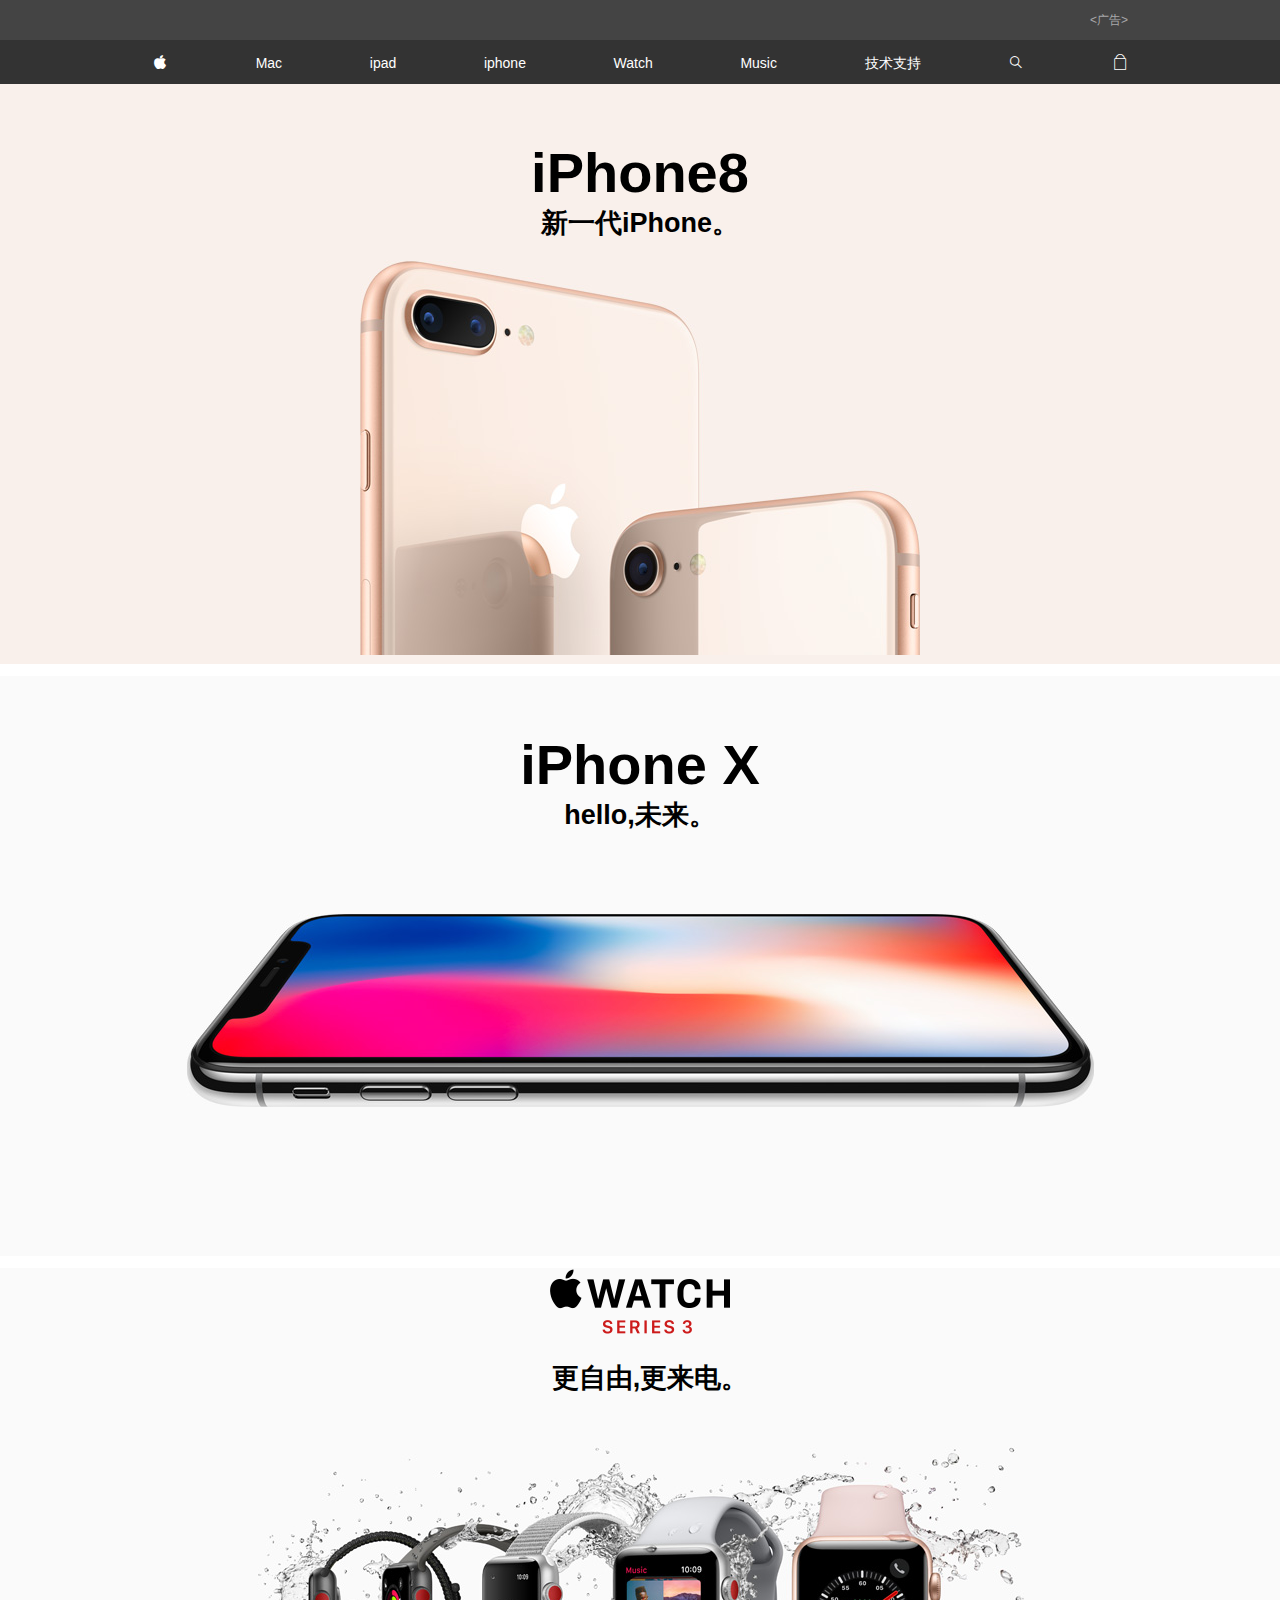
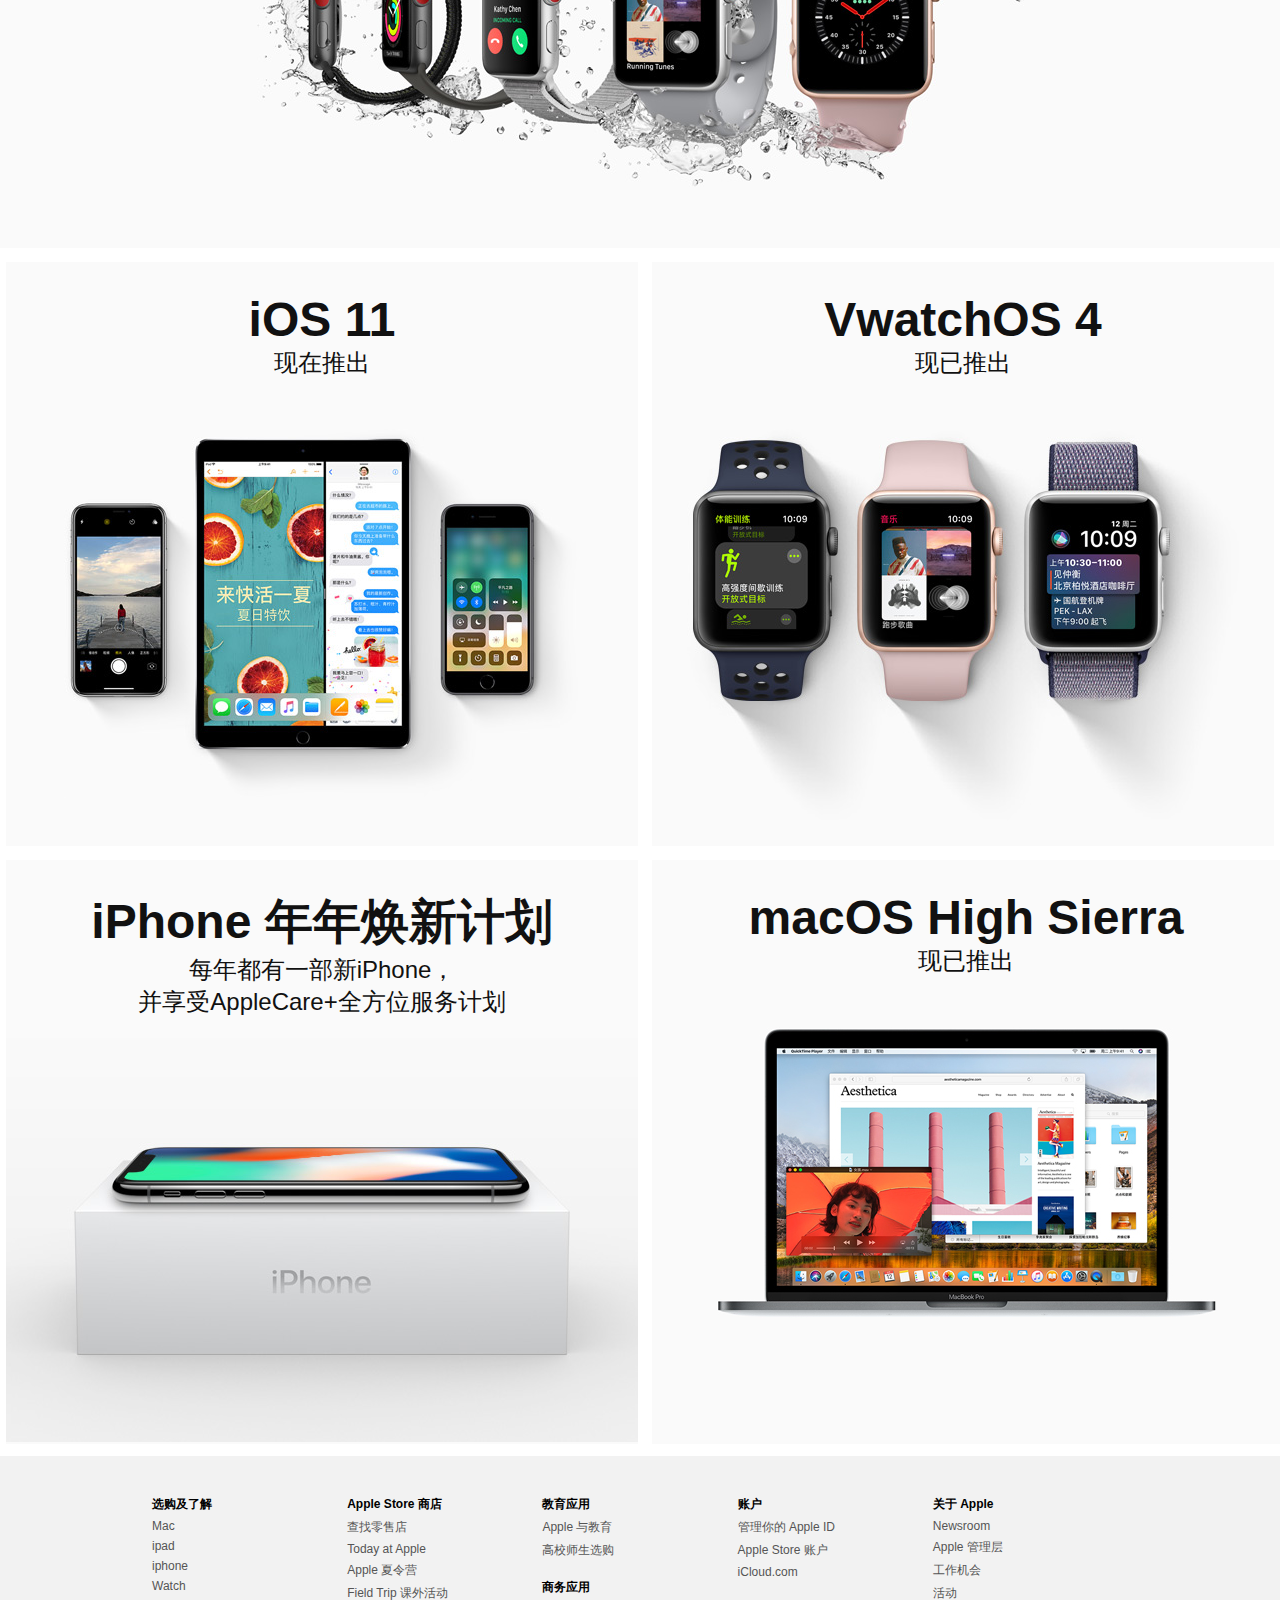
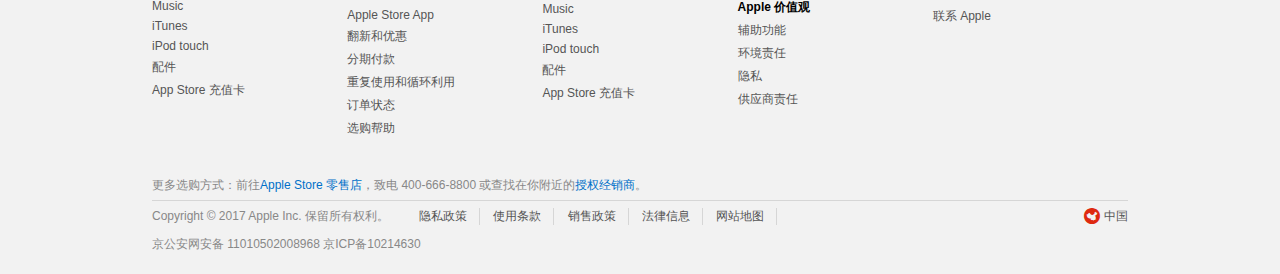
<file: index.html>
<!DOCTYPE html>
<html lang="en">
<head>
	<meta charset="UTF-8">
	<meta name="viewport" content="width=device-width">
	<title>苹果官网</title>
	<link rel="stylesheet" href="iconfont/iconfont.css">
	<link rel="stylesheet" href="css/index.css">
</head>
<body>
	<!-- 头部开始 -->
	<header>
		<div class="header-top">
			<main class="adv-wrapper-text">
				<div>&lt;广告&gt;</div>
			</main>
		</div>
	</header>
	<!-- 头部结束 -->


	<!-- 导航栏开始 -->
	<nav>
		<div class="nav">
			<main class="nav-list">
				<ul class="max-nav">
					<li>
						<a href=""><i class="iconfont icon-pingguo"></i></a>
					</li>
					<li>
						<a href="">Mac</a>
					</li>
					<li>
						<a href="">ipad</a>
					</li>
					<li>
						<a href="">iphone</a>
					</li>
					<li>
						<a href="">Watch</a>
					</li>
					<li>
						<a href="">Music</a>
					</li>
					<li>
						<a href="">技术支持</a>
					</li>
					<li>
						<a href=""><i class="iconfont icon-sousuo"></i></a>
					</li>
					<li>
						<a href=""><i class="iconfont icon-gouwudai"></i></a>
					</li>
				</ul>
				<ul class="min-list">
					<li>
						<a href=""><i class="iconfont icon-gengduo"></i></a>
					</li>
					<li>
						<a href=""><i class="iconfont icon-pingguo"></i></a>
					</li>
					<li>
						<a href=""><i class="iconfont icon-gouwudai"></i></a>
					</li>
				</ul>
			</main>
		</div>
	</nav>
	<!-- 导航栏结束 -->
	

	<!-- 轮播图开始 -->
	<div class="banner">
		<ul>
			<li>
				<a class="banner_background" href="">
					<h2>iPhone8</h2>
					<h3>新一代iPhone。</h3>
					<div class="foucs"></div>
				</a>
			</li>
			<li>
				<a class="banner_background1" href="">
					<h2>iPhone&nbsp;X</h2>
					<h3>hello,未来。</h3>
					<div class="foucs1"></div>
				</a>
			</li>
			<li>
				<a class="banner_background2" href="">
					<div class="banner_background_logo"></div>
					<h3>更自由,更来电。</h3>
					<div class="foucs2"></div>
				</a>
			</li>
		</ul>
	</div>
	<!-- 轮播图开始 -->
	

	<!-- 图片列表开始 -->
	<section class="pic-list-area">
		<ul class="pic-list">
			<li>
				<a href="">
					<div class="pic-list-text">
						<h2>iOS 11</h2>
						<h3>现在推出</h3>
						<div class="pic-list-link1"></div>

					</div>
					
				</a>
			</li>
			<li>
				<a href="">
					<div class="pic-list-text">
						<h2>VwatchOS 4</h2>
						<h3>现已推出 </h3>
						<div class="pic-list-link2"></div>
					</div>
					
				</a>
			</li>
			<li>
				<a class="pic-list-link3" href="">
					<div class="pic-list-text">
						<h2>iPhone 年年焕新计划</h2>
						<h3>每年都有一部新iPhone，<br>并享受AppleCare+全方位服务计划</h3>
					</div>
				</a>
			</li>
			<li>
				<a href="">
					<div class="pic-list-text">
						<h2>macOS High Sierra</h2>
						<h3>现已推出</h3>
						<div class="pic-list-link4"></div>
					</div>
					
				</a>
			</li>
		</ul>
	</section>
	<!-- 图片列表结束 -->


	<div class="wraper">
		<main class="wraper-box">
			<!-- 说明部分开始 -->
			<!--<section class="state">-->
				<!--<p>*实际折抵价值取决于设备的状况，并且可能不时发生变化。</p>-->
				<!--<p>双镜头摄像头仅于 iPhone 7 Plus 提供。亮黑色和红色外观仅提供 128GB 及 256GB 存储容量的机型。</p>-->
			<!--</section>-->
			<!-- 说明部分结束 -->

			<!-- 目录部分开始 -->
			<section class="directory">
				<dl>
					<dt>选购及了解</dt>
					<dd><a href="">Mac</a></dd>
					<dd><a href="">ipad</a></dd>
					<dd><a href="">iphone</a></dd>
					<dd><a href="">Watch</a></dd>
					<dd><a href="">Music</a></dd>
					<dd><a href="">iTunes</a></dd>
					<dd><a href="">iPod touch</a></dd>
					<dd><a href="">配件</a></dd>
					<dd><a href="">App Store 充值卡</a></dd>
				</dl>
				<dl>
					<dt>Apple Store 商店</dt>
					<dd><a href="">查找零售店</a></dd>
					<dd><a href="">Today at Apple</a></dd>
					<dd><a href="">Apple 夏令营</a></dd>
					<dd><a href="">Field Trip 课外活动</a></dd>
					<dd><a href="">Apple Store App</a></dd>
					<dd><a href="">翻新和优惠</a></dd>
					<dd><a href="">分期付款</a></dd>
					<dd><a href="">重复使用和循环利用</a></dd>
					<dd><a href="">订单状态</a></dd>
					<dd><a href="">选购帮助</a></dd>
				</dl>
				<dl>
					<dt>教育应用</dt>
					<dd><a href="">Apple 与教育</a></dd>
					<dd><a href="">高校师生选购</a></dd>
					<br>
					<dt>商务应用</dt>
					<dd><a href="">Music</a></dd>
					<dd><a href="">iTunes</a></dd>
					<dd><a href="">iPod touch</a></dd>
					<dd><a href="">配件</a></dd>
					<dd><a href="">App Store 充值卡</a></dd>
				</dl>
				<dl>
					<dt>账户</dt>
					<dd><a href="">管理你的 Apple ID</a></dd>
					<dd><a href="">Apple Store 账户</a></dd>
					<dd><a href="">iCloud.com</a></dd>
					<br>
					<dt>Apple 价值观</dt>
					<dd><a href="">辅助功能</a></dd>
					<dd><a href="">环境责任</a></dd>
					<dd><a href="">隐私</a></dd>
					<dd><a href="">供应商责任</a></dd>
				</dl>
				<dl>
					<dt>关于 Apple</dt>
					<dd><a href="">Newsroom</a></dd>
					<dd><a href="">Apple 管理层</a></dd>
					<dd><a href="">工作机会</a></dd>
					<dd><a href="">活动</a></dd>
					<dd><a href="">联系 Apple</a></dd>
				</dl>
			</section>
			<section class="min-directory">
				<ul class="min-directory-list">
					<li>
						<a href="">
							<span class="fl">选购及了解</span>
							<span class="fr">+</span>
						</a>
					</li>
					<li>
						<a href="">
							<span class="fl">Apple Store 商店</span>
							<span class="fr">+</span>
						</a>
					</li>
					<li>
						<a href="">
							<span class="fl">教育应用</span>
							<span class="fr">+</span>
						</a>
					</li>
					<li>
						<a href="">
							<span class="fl">商务应用</span>
							<span class="fr">+</span>
						</a>
					</li>
					<li>
						<a href="">
							<span class="fl">账户</span>
							<span class="fr">+</span>
						</a>
					</li>
					<li>
						<a href="">
							<span class="fl">Apple 价值观</span>
							<span class="fr">+</span>
						</a>
					</li>
					<li>
						<a href="">
							<span class="fl">关于 Apple</span>
							<span class="fr">+</span>
						</a>
					</li>
				</ul>
			</section>
			<!-- 目录部分结束 -->
			
			<!-- 底部版权区域开始 -->
			<footer>
				<div class="foot-shop">
					更多选购方式：前往<a href="">Apple Store 零售店</a>，致电 400-666-8800 或查找在你附近的<a href="">授权经销商</a>。
				</div>

				<div class="footer-legal clearfix">
					<div class="fr"><i class="iconfont icon-zhongguo1"></i><a href="">中国</a></div>
					<div class="footer-legal-copyright fl">Copyright © 2017 Apple Inc. 保留所有权利。</div>
					<div class="footer-legal-links fl">
						<a href="">隐私政策</a>
						<a href="">使用条款</a>
						<a href="">销售政策</a>
						<a href="">法律信息</a>
						<a href="">网站地图</a>
					</div>
				</div>


				<p class="copy">京公安网安备 11010502008968 京ICP备10214630</p>
			</footer>
			<!-- 底部版权区域结束 -->
		</main>
	</div>	
</body>
</html>
</file>
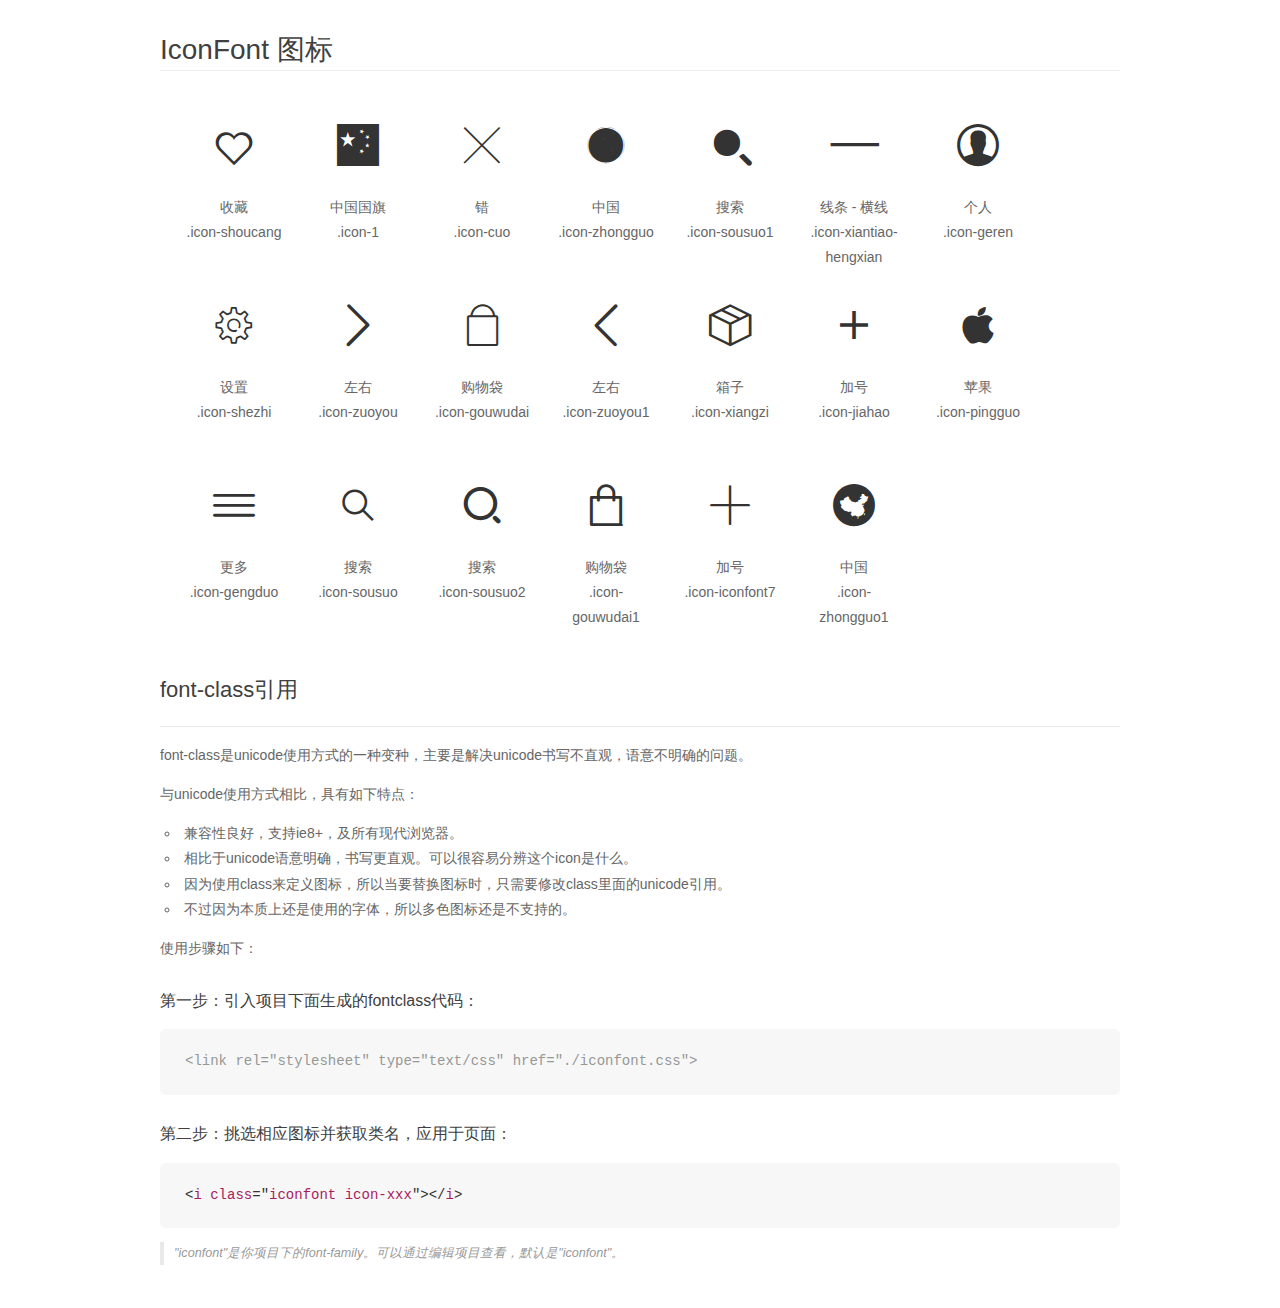
<file: iconfont/demo_fontclass.html>
<!DOCTYPE html>
<html>
<head>
    <meta charset="utf-8"/>
    <title>IconFont</title>
    <link rel="stylesheet" href="demo.css">
    <link rel="stylesheet" href="iconfont.css">
</head>
<body>
    <div class="main markdown">
        <h1>IconFont 图标</h1>
        <ul class="icon_lists clear">
            
                <li>
                <i class="icon iconfont icon-shoucang"></i>
                    <div class="name">收藏</div>
                    <div class="fontclass">.icon-shoucang</div>
                </li>
            
                <li>
                <i class="icon iconfont icon-1"></i>
                    <div class="name">中国国旗</div>
                    <div class="fontclass">.icon-1</div>
                </li>
            
                <li>
                <i class="icon iconfont icon-cuo"></i>
                    <div class="name">错</div>
                    <div class="fontclass">.icon-cuo</div>
                </li>
            
                <li>
                <i class="icon iconfont icon-zhongguo"></i>
                    <div class="name">中国</div>
                    <div class="fontclass">.icon-zhongguo</div>
                </li>
            
                <li>
                <i class="icon iconfont icon-sousuo1"></i>
                    <div class="name">搜索</div>
                    <div class="fontclass">.icon-sousuo1</div>
                </li>
            
                <li>
                <i class="icon iconfont icon-xiantiao-hengxian"></i>
                    <div class="name">线条 - 横线</div>
                    <div class="fontclass">.icon-xiantiao-hengxian</div>
                </li>
            
                <li>
                <i class="icon iconfont icon-geren"></i>
                    <div class="name">个人</div>
                    <div class="fontclass">.icon-geren</div>
                </li>
            
                <li>
                <i class="icon iconfont icon-shezhi"></i>
                    <div class="name">设置</div>
                    <div class="fontclass">.icon-shezhi</div>
                </li>
            
                <li>
                <i class="icon iconfont icon-zuoyou"></i>
                    <div class="name">左右</div>
                    <div class="fontclass">.icon-zuoyou</div>
                </li>
            
                <li>
                <i class="icon iconfont icon-gouwudai"></i>
                    <div class="name">购物袋</div>
                    <div class="fontclass">.icon-gouwudai</div>
                </li>
            
                <li>
                <i class="icon iconfont icon-zuoyou1"></i>
                    <div class="name">左右</div>
                    <div class="fontclass">.icon-zuoyou1</div>
                </li>
            
                <li>
                <i class="icon iconfont icon-xiangzi"></i>
                    <div class="name">箱子</div>
                    <div class="fontclass">.icon-xiangzi</div>
                </li>
            
                <li>
                <i class="icon iconfont icon-jiahao"></i>
                    <div class="name">加号</div>
                    <div class="fontclass">.icon-jiahao</div>
                </li>
            
                <li>
                <i class="icon iconfont icon-pingguo"></i>
                    <div class="name">苹果</div>
                    <div class="fontclass">.icon-pingguo</div>
                </li>
            
                <li>
                <i class="icon iconfont icon-gengduo"></i>
                    <div class="name">更多</div>
                    <div class="fontclass">.icon-gengduo</div>
                </li>
            
                <li>
                <i class="icon iconfont icon-sousuo"></i>
                    <div class="name">搜索</div>
                    <div class="fontclass">.icon-sousuo</div>
                </li>
            
                <li>
                <i class="icon iconfont icon-sousuo2"></i>
                    <div class="name">搜索</div>
                    <div class="fontclass">.icon-sousuo2</div>
                </li>
            
                <li>
                <i class="icon iconfont icon-gouwudai1"></i>
                    <div class="name">购物袋</div>
                    <div class="fontclass">.icon-gouwudai1</div>
                </li>
            
                <li>
                <i class="icon iconfont icon-iconfont7"></i>
                    <div class="name">加号</div>
                    <div class="fontclass">.icon-iconfont7</div>
                </li>
            
                <li>
                <i class="icon iconfont icon-zhongguo1"></i>
                    <div class="name">中国</div>
                    <div class="fontclass">.icon-zhongguo1</div>
                </li>
            
        </ul>

        <h2 id="font-class-">font-class引用</h2>
        <hr>

        <p>font-class是unicode使用方式的一种变种，主要是解决unicode书写不直观，语意不明确的问题。</p>
        <p>与unicode使用方式相比，具有如下特点：</p>
        <ul>
        <li>兼容性良好，支持ie8+，及所有现代浏览器。</li>
        <li>相比于unicode语意明确，书写更直观。可以很容易分辨这个icon是什么。</li>
        <li>因为使用class来定义图标，所以当要替换图标时，只需要修改class里面的unicode引用。</li>
        <li>不过因为本质上还是使用的字体，所以多色图标还是不支持的。</li>
        </ul>
        <p>使用步骤如下：</p>
        <h3 id="-fontclass-">第一步：引入项目下面生成的fontclass代码：</h3>


        <pre><code class="lang-js hljs javascript"><span class="hljs-comment">&lt;link rel="stylesheet" type="text/css" href="./iconfont.css"&gt;</span></code></pre>
        <h3 id="-">第二步：挑选相应图标并获取类名，应用于页面：</h3>
        <pre><code class="lang-css hljs">&lt;<span class="hljs-selector-tag">i</span> <span class="hljs-selector-tag">class</span>="<span class="hljs-selector-tag">iconfont</span> <span class="hljs-selector-tag">icon-xxx</span>"&gt;&lt;/<span class="hljs-selector-tag">i</span>&gt;</code></pre>
        <blockquote>
        <p>"iconfont"是你项目下的font-family。可以通过编辑项目查看，默认是"iconfont"。</p>
        </blockquote>
    </div>
</body>
</html>
</file>
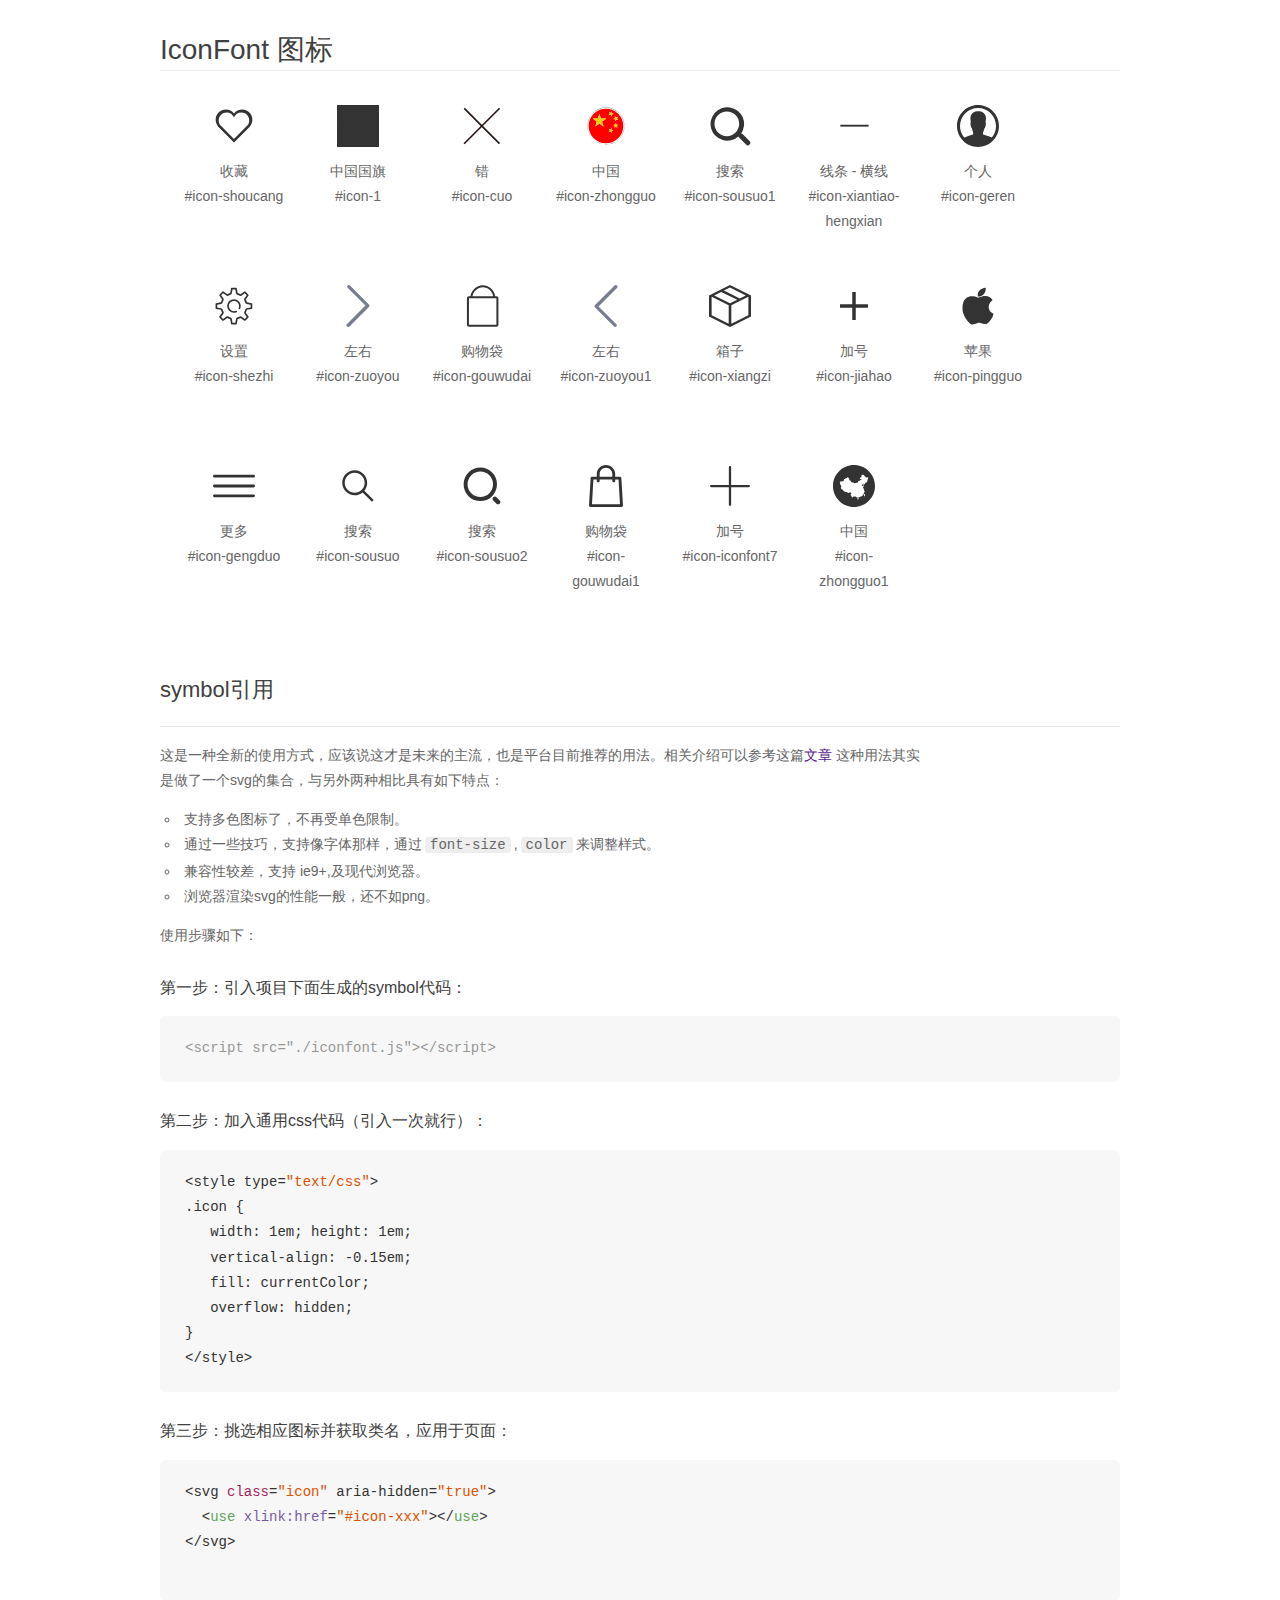
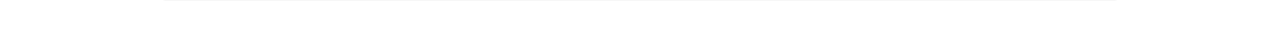
<file: iconfont/demo_symbol.html>
<!DOCTYPE html>
<html>
<head>
    <meta charset="utf-8"/>
    <title>IconFont</title>
    <link rel="stylesheet" href="demo.css">
    <script src="iconfont.js"></script>

    <style type="text/css">
        .icon {
          /* 通过设置 font-size 来改变图标大小 */
          width: 1em; height: 1em;
          /* 图标和文字相邻时，垂直对齐 */
          vertical-align: -0.15em;
          /* 通过设置 color 来改变 SVG 的颜色/fill */
          fill: currentColor;
          /* path 和 stroke 溢出 viewBox 部分在 IE 下会显示
             normalize.css 中也包含这行 */
          overflow: hidden;
        }

    </style>
</head>
<body>
    <div class="main markdown">
        <h1>IconFont 图标</h1>
        <ul class="icon_lists clear">
            
                <li>
                    <svg class="icon" aria-hidden="true">
                        <use xlink:href="#icon-shoucang"></use>
                    </svg>
                    <div class="name">收藏</div>
                    <div class="fontclass">#icon-shoucang</div>
                </li>
            
                <li>
                    <svg class="icon" aria-hidden="true">
                        <use xlink:href="#icon-1"></use>
                    </svg>
                    <div class="name">中国国旗</div>
                    <div class="fontclass">#icon-1</div>
                </li>
            
                <li>
                    <svg class="icon" aria-hidden="true">
                        <use xlink:href="#icon-cuo"></use>
                    </svg>
                    <div class="name">错</div>
                    <div class="fontclass">#icon-cuo</div>
                </li>
            
                <li>
                    <svg class="icon" aria-hidden="true">
                        <use xlink:href="#icon-zhongguo"></use>
                    </svg>
                    <div class="name">中国</div>
                    <div class="fontclass">#icon-zhongguo</div>
                </li>
            
                <li>
                    <svg class="icon" aria-hidden="true">
                        <use xlink:href="#icon-sousuo1"></use>
                    </svg>
                    <div class="name">搜索</div>
                    <div class="fontclass">#icon-sousuo1</div>
                </li>
            
                <li>
                    <svg class="icon" aria-hidden="true">
                        <use xlink:href="#icon-xiantiao-hengxian"></use>
                    </svg>
                    <div class="name">线条 - 横线</div>
                    <div class="fontclass">#icon-xiantiao-hengxian</div>
                </li>
            
                <li>
                    <svg class="icon" aria-hidden="true">
                        <use xlink:href="#icon-geren"></use>
                    </svg>
                    <div class="name">个人</div>
                    <div class="fontclass">#icon-geren</div>
                </li>
            
                <li>
                    <svg class="icon" aria-hidden="true">
                        <use xlink:href="#icon-shezhi"></use>
                    </svg>
                    <div class="name">设置</div>
                    <div class="fontclass">#icon-shezhi</div>
                </li>
            
                <li>
                    <svg class="icon" aria-hidden="true">
                        <use xlink:href="#icon-zuoyou"></use>
                    </svg>
                    <div class="name">左右</div>
                    <div class="fontclass">#icon-zuoyou</div>
                </li>
            
                <li>
                    <svg class="icon" aria-hidden="true">
                        <use xlink:href="#icon-gouwudai"></use>
                    </svg>
                    <div class="name">购物袋</div>
                    <div class="fontclass">#icon-gouwudai</div>
                </li>
            
                <li>
                    <svg class="icon" aria-hidden="true">
                        <use xlink:href="#icon-zuoyou1"></use>
                    </svg>
                    <div class="name">左右</div>
                    <div class="fontclass">#icon-zuoyou1</div>
                </li>
            
                <li>
                    <svg class="icon" aria-hidden="true">
                        <use xlink:href="#icon-xiangzi"></use>
                    </svg>
                    <div class="name">箱子</div>
                    <div class="fontclass">#icon-xiangzi</div>
                </li>
            
                <li>
                    <svg class="icon" aria-hidden="true">
                        <use xlink:href="#icon-jiahao"></use>
                    </svg>
                    <div class="name">加号</div>
                    <div class="fontclass">#icon-jiahao</div>
                </li>
            
                <li>
                    <svg class="icon" aria-hidden="true">
                        <use xlink:href="#icon-pingguo"></use>
                    </svg>
                    <div class="name">苹果</div>
                    <div class="fontclass">#icon-pingguo</div>
                </li>
            
                <li>
                    <svg class="icon" aria-hidden="true">
                        <use xlink:href="#icon-gengduo"></use>
                    </svg>
                    <div class="name">更多</div>
                    <div class="fontclass">#icon-gengduo</div>
                </li>
            
                <li>
                    <svg class="icon" aria-hidden="true">
                        <use xlink:href="#icon-sousuo"></use>
                    </svg>
                    <div class="name">搜索</div>
                    <div class="fontclass">#icon-sousuo</div>
                </li>
            
                <li>
                    <svg class="icon" aria-hidden="true">
                        <use xlink:href="#icon-sousuo2"></use>
                    </svg>
                    <div class="name">搜索</div>
                    <div class="fontclass">#icon-sousuo2</div>
                </li>
            
                <li>
                    <svg class="icon" aria-hidden="true">
                        <use xlink:href="#icon-gouwudai1"></use>
                    </svg>
                    <div class="name">购物袋</div>
                    <div class="fontclass">#icon-gouwudai1</div>
                </li>
            
                <li>
                    <svg class="icon" aria-hidden="true">
                        <use xlink:href="#icon-iconfont7"></use>
                    </svg>
                    <div class="name">加号</div>
                    <div class="fontclass">#icon-iconfont7</div>
                </li>
            
                <li>
                    <svg class="icon" aria-hidden="true">
                        <use xlink:href="#icon-zhongguo1"></use>
                    </svg>
                    <div class="name">中国</div>
                    <div class="fontclass">#icon-zhongguo1</div>
                </li>
            
        </ul>


        <h2 id="symbol-">symbol引用</h2>
        <hr>

        <p>这是一种全新的使用方式，应该说这才是未来的主流，也是平台目前推荐的用法。相关介绍可以参考这篇<a href="">文章</a>
        这种用法其实是做了一个svg的集合，与另外两种相比具有如下特点：</p>
        <ul>
          <li>支持多色图标了，不再受单色限制。</li>
          <li>通过一些技巧，支持像字体那样，通过<code>font-size</code>,<code>color</code>来调整样式。</li>
          <li>兼容性较差，支持 ie9+,及现代浏览器。</li>
          <li>浏览器渲染svg的性能一般，还不如png。</li>
        </ul>
        <p>使用步骤如下：</p>
        <h3 id="-symbol-">第一步：引入项目下面生成的symbol代码：</h3>
        <pre><code class="lang-js hljs javascript"><span class="hljs-comment">&lt;script src="./iconfont.js"&gt;&lt;/script&gt;</span></code></pre>
        <h3 id="-css-">第二步：加入通用css代码（引入一次就行）：</h3>
        <pre><code class="lang-js hljs javascript">&lt;style type=<span class="hljs-string">"text/css"</span>&gt;
.icon {
   width: <span class="hljs-number">1</span>em; height: <span class="hljs-number">1</span>em;
   vertical-align: <span class="hljs-number">-0.15</span>em;
   fill: currentColor;
   overflow: hidden;
}
&lt;<span class="hljs-regexp">/style&gt;</span></code></pre>
        <h3 id="-">第三步：挑选相应图标并获取类名，应用于页面：</h3>
        <pre><code class="lang-js hljs javascript">&lt;svg <span class="hljs-class"><span class="hljs-keyword">class</span></span>=<span class="hljs-string">"icon"</span> aria-hidden=<span class="hljs-string">"true"</span>&gt;<span class="xml"><span class="hljs-tag">
  &lt;<span class="hljs-name">use</span> <span class="hljs-attr">xlink:href</span>=<span class="hljs-string">"#icon-xxx"</span>&gt;</span><span class="hljs-tag">&lt;/<span class="hljs-name">use</span>&gt;</span>
</span>&lt;<span class="hljs-regexp">/svg&gt;
        </span></code></pre>
    </div>
</body>
</html>
</file>
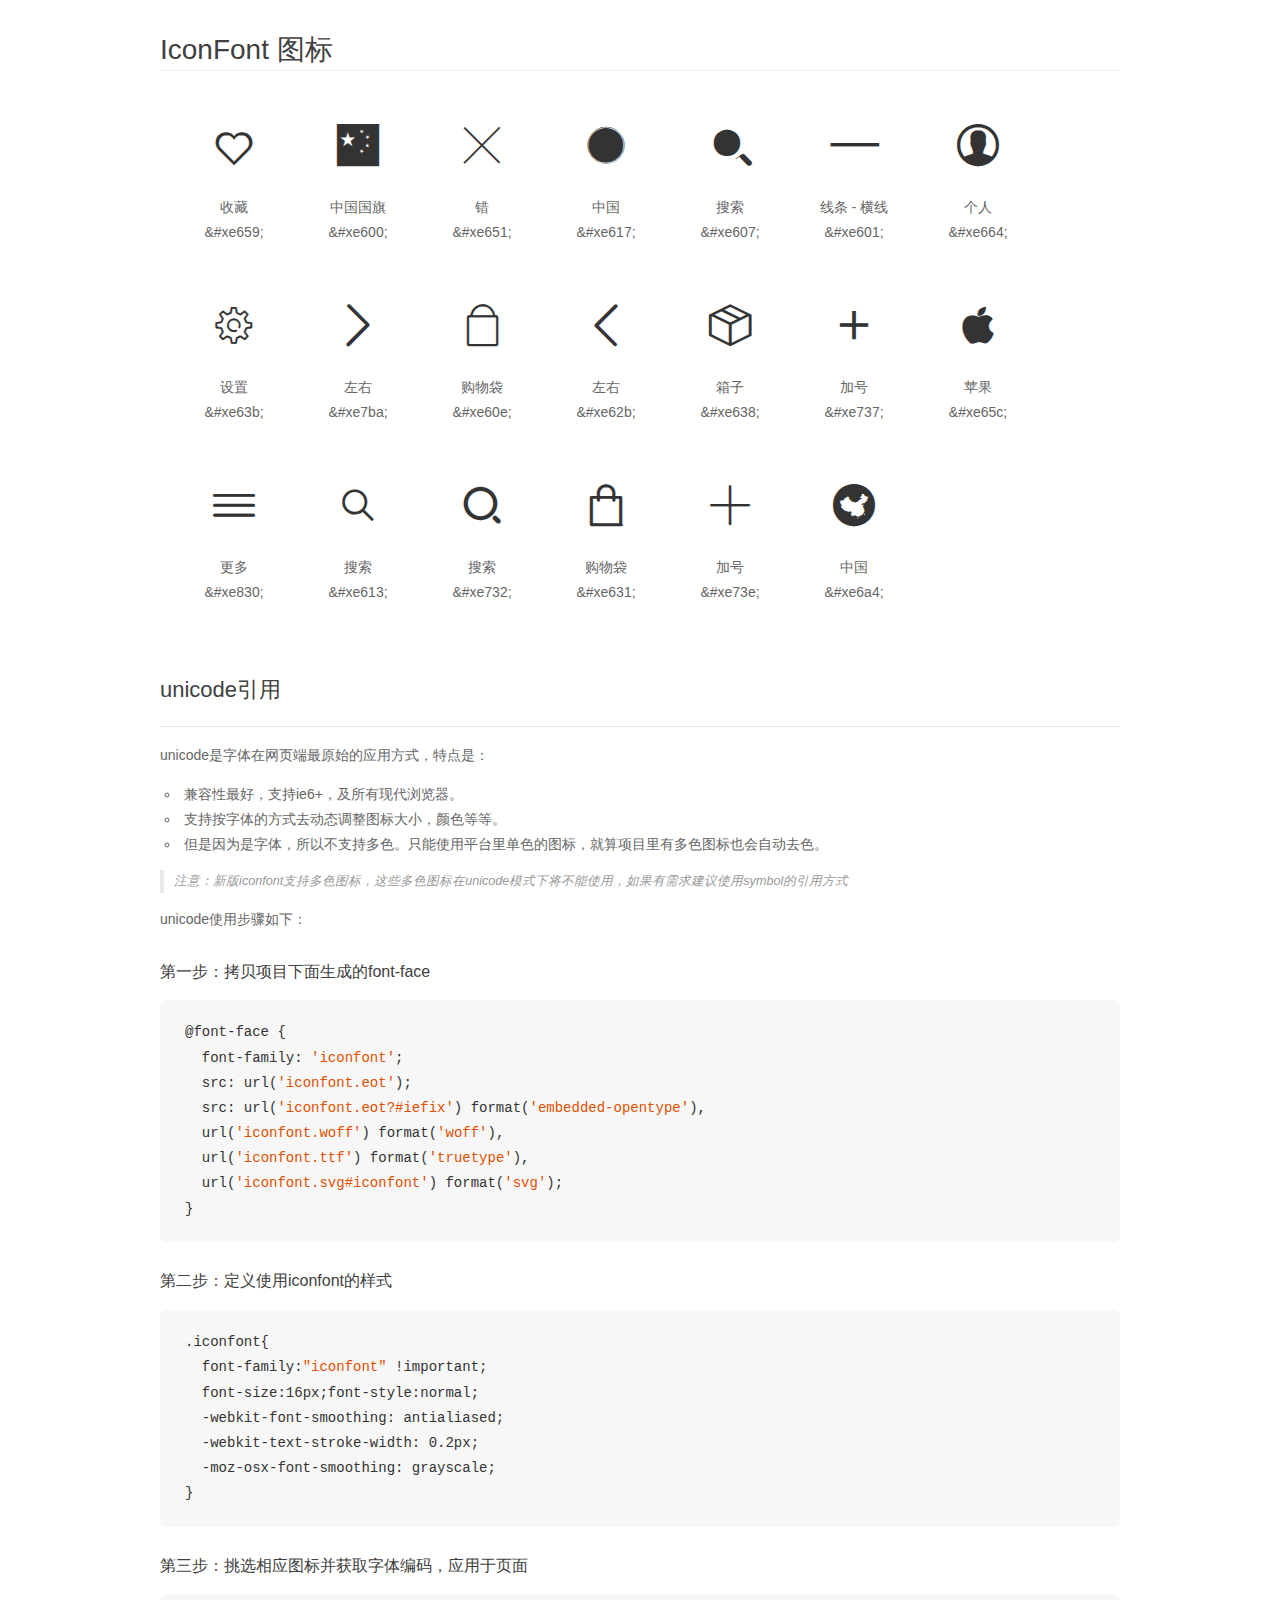
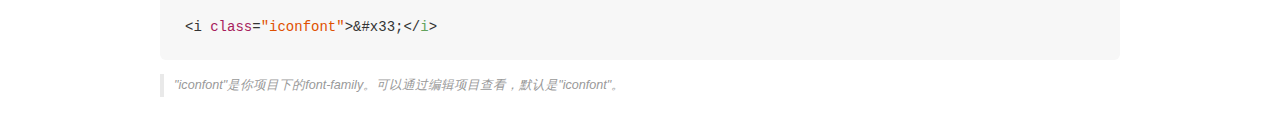
<file: iconfont/demo_unicode.html>
<!DOCTYPE html>
<html>
<head>
    <meta charset="utf-8"/>
    <title>IconFont</title>
    <link rel="stylesheet" href="demo.css">

    <style type="text/css">

        @font-face {font-family: "iconfont";
          src: url('iconfont.eot'); /* IE9*/
          src: url('iconfont.eot#iefix') format('embedded-opentype'), /* IE6-IE8 */
          url('iconfont.woff') format('woff'), /* chrome, firefox */
          url('iconfont.ttf') format('truetype'), /* chrome, firefox, opera, Safari, Android, iOS 4.2+*/
          url('iconfont.svg#iconfont') format('svg'); /* iOS 4.1- */
        }

        .iconfont {
          font-family:"iconfont" !important;
          font-size:16px;
          font-style:normal;
          -webkit-font-smoothing: antialiased;
          -webkit-text-stroke-width: 0.2px;
          -moz-osx-font-smoothing: grayscale;
        }

    </style>
</head>
<body>
    <div class="main markdown">
        <h1>IconFont 图标</h1>
        <ul class="icon_lists clear">
            
                <li>
                <i class="icon iconfont">&#xe659;</i>
                    <div class="name">收藏</div>
                    <div class="code">&amp;#xe659;</div>
                </li>
            
                <li>
                <i class="icon iconfont">&#xe600;</i>
                    <div class="name">中国国旗</div>
                    <div class="code">&amp;#xe600;</div>
                </li>
            
                <li>
                <i class="icon iconfont">&#xe651;</i>
                    <div class="name">错</div>
                    <div class="code">&amp;#xe651;</div>
                </li>
            
                <li>
                <i class="icon iconfont">&#xe617;</i>
                    <div class="name">中国</div>
                    <div class="code">&amp;#xe617;</div>
                </li>
            
                <li>
                <i class="icon iconfont">&#xe607;</i>
                    <div class="name">搜索</div>
                    <div class="code">&amp;#xe607;</div>
                </li>
            
                <li>
                <i class="icon iconfont">&#xe601;</i>
                    <div class="name">线条 - 横线</div>
                    <div class="code">&amp;#xe601;</div>
                </li>
            
                <li>
                <i class="icon iconfont">&#xe664;</i>
                    <div class="name">个人</div>
                    <div class="code">&amp;#xe664;</div>
                </li>
            
                <li>
                <i class="icon iconfont">&#xe63b;</i>
                    <div class="name">设置</div>
                    <div class="code">&amp;#xe63b;</div>
                </li>
            
                <li>
                <i class="icon iconfont">&#xe7ba;</i>
                    <div class="name">左右</div>
                    <div class="code">&amp;#xe7ba;</div>
                </li>
            
                <li>
                <i class="icon iconfont">&#xe60e;</i>
                    <div class="name">购物袋</div>
                    <div class="code">&amp;#xe60e;</div>
                </li>
            
                <li>
                <i class="icon iconfont">&#xe62b;</i>
                    <div class="name">左右</div>
                    <div class="code">&amp;#xe62b;</div>
                </li>
            
                <li>
                <i class="icon iconfont">&#xe638;</i>
                    <div class="name">箱子</div>
                    <div class="code">&amp;#xe638;</div>
                </li>
            
                <li>
                <i class="icon iconfont">&#xe737;</i>
                    <div class="name">加号</div>
                    <div class="code">&amp;#xe737;</div>
                </li>
            
                <li>
                <i class="icon iconfont">&#xe65c;</i>
                    <div class="name">苹果</div>
                    <div class="code">&amp;#xe65c;</div>
                </li>
            
                <li>
                <i class="icon iconfont">&#xe830;</i>
                    <div class="name">更多</div>
                    <div class="code">&amp;#xe830;</div>
                </li>
            
                <li>
                <i class="icon iconfont">&#xe613;</i>
                    <div class="name">搜索</div>
                    <div class="code">&amp;#xe613;</div>
                </li>
            
                <li>
                <i class="icon iconfont">&#xe732;</i>
                    <div class="name">搜索</div>
                    <div class="code">&amp;#xe732;</div>
                </li>
            
                <li>
                <i class="icon iconfont">&#xe631;</i>
                    <div class="name">购物袋</div>
                    <div class="code">&amp;#xe631;</div>
                </li>
            
                <li>
                <i class="icon iconfont">&#xe73e;</i>
                    <div class="name">加号</div>
                    <div class="code">&amp;#xe73e;</div>
                </li>
            
                <li>
                <i class="icon iconfont">&#xe6a4;</i>
                    <div class="name">中国</div>
                    <div class="code">&amp;#xe6a4;</div>
                </li>
            
        </ul>
        <h2 id="unicode-">unicode引用</h2>
        <hr>

        <p>unicode是字体在网页端最原始的应用方式，特点是：</p>
        <ul>
        <li>兼容性最好，支持ie6+，及所有现代浏览器。</li>
        <li>支持按字体的方式去动态调整图标大小，颜色等等。</li>
        <li>但是因为是字体，所以不支持多色。只能使用平台里单色的图标，就算项目里有多色图标也会自动去色。</li>
        </ul>
        <blockquote>
        <p>注意：新版iconfont支持多色图标，这些多色图标在unicode模式下将不能使用，如果有需求建议使用symbol的引用方式</p>
        </blockquote>
        <p>unicode使用步骤如下：</p>
        <h3 id="-font-face">第一步：拷贝项目下面生成的font-face</h3>
        <pre><code class="lang-js hljs javascript">@font-face {
  font-family: <span class="hljs-string">'iconfont'</span>;
  src: url(<span class="hljs-string">'iconfont.eot'</span>);
  src: url(<span class="hljs-string">'iconfont.eot?#iefix'</span>) format(<span class="hljs-string">'embedded-opentype'</span>),
  url(<span class="hljs-string">'iconfont.woff'</span>) format(<span class="hljs-string">'woff'</span>),
  url(<span class="hljs-string">'iconfont.ttf'</span>) format(<span class="hljs-string">'truetype'</span>),
  url(<span class="hljs-string">'iconfont.svg#iconfont'</span>) format(<span class="hljs-string">'svg'</span>);
}
</code></pre>
        <h3 id="-iconfont-">第二步：定义使用iconfont的样式</h3>
        <pre><code class="lang-js hljs javascript">.iconfont{
  font-family:<span class="hljs-string">"iconfont"</span> !important;
  font-size:<span class="hljs-number">16</span>px;font-style:normal;
  -webkit-font-smoothing: antialiased;
  -webkit-text-stroke-width: <span class="hljs-number">0.2</span>px;
  -moz-osx-font-smoothing: grayscale;
}
</code></pre>
        <h3 id="-">第三步：挑选相应图标并获取字体编码，应用于页面</h3>
        <pre><code class="lang-js hljs javascript">&lt;i <span class="hljs-class"><span class="hljs-keyword">class</span></span>=<span class="hljs-string">"iconfont"</span>&gt;&amp;#x33;<span class="xml"><span class="hljs-tag">&lt;/<span class="hljs-name">i</span>&gt;</span></span></code></pre>

        <blockquote>
        <p>"iconfont"是你项目下的font-family。可以通过编辑项目查看，默认是"iconfont"。</p>
        </blockquote>
    </div>


</body>
</html>
</file>
<file: iconfont/iconfont.css>
@font-face {font-family: "iconfont";
  src: url('iconfont.eot?t=1502175210848'); /* IE9*/
  src: url('iconfont.eot?t=1502175210848#iefix') format('embedded-opentype'), /* IE6-IE8 */
  url('iconfont.woff?t=1502175210848') format('woff'), /* chrome, firefox */
  url('iconfont.ttf?t=1502175210848') format('truetype'), /* chrome, firefox, opera, Safari, Android, iOS 4.2+*/
  url('iconfont.svg?t=1502175210848#iconfont') format('svg'); /* iOS 4.1- */
}

.iconfont {
  font-family:"iconfont" !important;
  font-size:16px;
  font-style:normal;
  -webkit-font-smoothing: antialiased;
  -moz-osx-font-smoothing: grayscale;
}

.icon-shoucang:before { content: "\e659"; }

.icon-1:before { content: "\e600"; }

.icon-cuo:before { content: "\e651"; }

.icon-zhongguo:before { content: "\e617"; }

.icon-sousuo1:before { content: "\e607"; }

.icon-xiantiao-hengxian:before { content: "\e601"; }

.icon-geren:before { content: "\e664"; }

.icon-shezhi:before { content: "\e63b"; }

.icon-zuoyou:before { content: "\e7ba"; }

.icon-gouwudai:before { content: "\e60e"; }

.icon-zuoyou1:before { content: "\e62b"; }

.icon-xiangzi:before { content: "\e638"; }

.icon-jiahao:before { content: "\e737"; }

.icon-pingguo:before { content: "\e65c"; }

.icon-gengduo:before { content: "\e830"; }

.icon-sousuo:before { content: "\e613"; }

.icon-sousuo2:before { content: "\e732"; }

.icon-gouwudai1:before { content: "\e631"; }

.icon-iconfont7:before { content: "\e73e"; }

.icon-zhongguo1:before { content: "\e6a4"; }
</file>
<file: css/index.css>
@import url(base.css);

/*头部开始*/
.header-top {
	height: 40px;
	width: 100%;
	background: #444;
	line-height: 40px;
}
.adv-wrapper-text {
	text-align: right;
	color: #a8a8aa;
	margin: 0 auto;
}
/*头部结束*/

/*导航栏开始*/
.nav {
	width: 100%;
	height: 44px;
	background: rgba(0,0,0,0.8);
}
.nav a {
	color: #fff;
	font-size: 14px;
}
.nav a:hover {
	opacity: .65;
}
.nav-list ul {
	width: 100%;
	height: 100%;
	/*两端对齐*/
	text-align: justify;
	line-height: 44px;
	margin: 0 auto;
}
nav ul::after {
	content: "";
	display: inline-block;
	height: 0;
	width: 100%;
}
.nav-list ul li {
	display: inline-block;
}
.min-list {
	display: none;
}
/*导航栏结束*/

/*轮播图开始*/
.banner {
	width: 100%;
	position: relative;
	/*background: #f9f0eb;*/
}
.banner >ul >li {
	margin-bottom: 12px;
}
.banner_background {
	width: 100%;
	text-align: center;
	color: #000;
}
.banner >ul >li:first-child {
	background: #f9f0eb;
}
.banner >ul >li {
	background: #fafafa;
}
.foucs {
	display: block;
	background-size: cover;
	text-align: center;

}
.banner_background1 {
	width: 100%;
	text-align: center;
	color: #000;
}
.foucs1 {
	display: block;
	background-size: cover;
	text-align: center;
	margin: 80px auto;
}
.banner_background2 {
	width: 100%;
	text-align: center;
	color: #000;
}
.foucs2 {
	display: block;
	background-size: cover;
	text-align: center;
	margin: 50px auto;
}
/*轮播图开始*/


/*图片列表开始*/
.pic-list {
	display: flex;
	justify-content: space-between;
	flex-wrap: wrap;
	width: 100%;
}
.pic-list li {
	border: 2px solid #fff;
	/*border-left: none;*/
}
.pic-list li a {
	display: block;
	width: 100%;
	height: 100%;
	text-align: center;
	color: #111;
}
.pic-list .pic-list-link1 {
	color: #000;
}
.pic-list li a p {
	color: #333;
}
.pic-list-text {
	padding-top: 30px;
}

.pic-list-text h3 {
	font-weight: 400;
}
/*图片列表结束*/


/*说明部分开始*/
.wraper {
	background: #f2f2f2;
}
.wraper-box {
	margin: 0 auto;
}
.state {
	border-bottom: 1px solid #d6d6d6;
    color: #888;
    padding: 17px 0 11px;
}
.state p {
	font-size: 11px;
    line-height: 22px;
    font-weight: 400;
}
/*说明部分结束*/

/*目录部分开始*/
.directory {
	display: flex;
	justify-content: flex-start;
	padding-top: 40px;
}
.directory a {
	color: #555;
}
.directory a:hover {
	text-decoration: underline;
}
.directory dl {
	width: 196px;
}
dt {
	font-weight: 600;
}
dt, dd{
	margin-bottom: 6px;
}


.min-directory {
	display: none;
}
.min-directory-list li {
	height: 38px;
	width: 100%;
	line-height: 38px;
	border-bottom: 1px solid #d6d6d6; 
}
.min-directory-list li a {
	display: block;
	width: 100%;
	height: 100%;
	color: #111;
}
/*目录部分结束*/

/*底部版权区域开始*/
footer {
	padding: 34px 0 21px;
	color: #888;
}
footer a:hover {
	text-decoration: underline;
}
.foot-shop {
    margin-bottom: 7px;
    padding-bottom: 6px;
    border-bottom: 1px solid #d6d6d6;
}
.foot-shop a {
	color: #0070c9;
}
.footer-legal-copyright {
	margin-right: 30px;
}
.footer-legal a {
	color: #555;
}
.footer-legal-links {
	position: relative;
	top: -3px;
}
.footer-legal-links a {
	border-right: 1px solid #d6d6d6;
    margin-right: 10px;
    padding-right: 12px;
    display: inline-block;
    margin-top: 3px;
}
.copy {
	padding-top: 8px;
}
.icon-zhongguo1 {
	margin-right: 4px;
	vertical-align: middle;
	color: #de2910;
}
/*底部版权区域结束*/







/*设备  屏幕                 阈值*/
@media screen and (min-width: 1024px) {
	.header-top main,
	.nav-list ul {
		width: 976px;
	}

	/*banner背景图开始*/
	.banner >ul >li {
		height: 580px;
	}
	.foucs {
		background: url(../img/iphone_8_large.jpg) no-repeat center;
		width:561px;
		height: 395px;
		margin: 19px auto;
		/*background-size: cover;*/
		/*height: 556px;*/
	}
	.foucs1 {
		background: url(../img/iphone_x_large.jpg) no-repeat center;
		width:909px;
		height: 194px;
	}
	.foucs2 {
		background: url(../img/watch_large.jpg) no-repeat center;
		width:767px;
		height: 341px;
	}
	/*banner背景图结束*/

	.pic-list li {
		width: 50%;
		height: 598px;
		border-bottom: 12px solid #fff;
		border-left:12px solid #fff;
		background: #fafafa;
	}
	.pic-list li:nth-child(odd) {
		border-left: 6px solid #fff;
	}
	.pic-list li:nth-child(even) {
		border-right: 6px solid #fff;
	}
	.pic-list-link1 {
		background: url(../img/ios_large.jpg) no-repeat center;
		/*background-size: cover;*/
		/* width: 516px; */
		height:369px ;
		margin: 0 auto;
		margin-top: 50px;
	}
	.pic-list-link2 {
		background: url(../img/watchos_large.jpg) no-repeat center;
		/*background-size: cover;*/
		/* width:553px; */
		height: 392px;
		margin: 0 auto;
		margin-top: 50px;
	}
	.pic-list-link3 {
		background: url(../img/trade_up_large.jpg) no-repeat center;
		/*background-size: cover;*/
		margin: 0 auto;

	}
	.pic-list-link4 {
		background: url(../img/macos_high_sierra_large.jpg) no-repeat center;
		/*background-size: cover;*/
		/* width: 499px; */
		height: 292px;
		margin: 0 auto;
		margin-top: 50px;

	}
	.pic-list li:last-child {
		border-right: none;
	}

	.wraper-box {
		width: 976px;
	}
	
	/*banner图文字大小开始*/
	.banner_background h2 {
		font-size: 56px;
		padding-top: 56px;
	}
	.banner_background h3 {
		font-size: 27px;
	}
	.banner_background1 h2 {
		font-size: 56px;
		padding-top: 56px;
	}
	.banner_background1 h3 {
		font-size: 27px;
	}
	.banner_background_logo {
		background: url("../img/loggo.png") no-repeat center;
		width:187px;
		height: 72px;
		padding-top: 56px;
		background-size: 182px 72px;
		margin: 0 auto;
	}
	.banner_background2 h3 {
		font-size: 27px;
		margin-left: 20px;
		margin-top: 20px;
	}
	.pic-list-text h2 {
		font-size: 48px;
	}
	.pic-list-text h3 {
		font-size: 24px;
	}
	/*banner图文字大小结束*/
}


@media screen and (max-width: 1024px) {
	.header-top main,
	.nav-list ul {
		padding: 0 24px;
	}
	
	.pic-list-text p {
		display: none;
	}
}


@media screen and (min-width: 768px) and (max-width: 1024px) {
	/*banner背景图开始*/
	.banner >ul >li {
		height: 569px;
	}
	.foucs {
		background: url(../img/iphone_8_medium.jpg) no-repeat center;
		width:561px;
		height: 388px;
		margin: 37px auto ;
	}
	.foucs1 {
		background: url(../img/iphone_x_medium.jpg) no-repeat center;
		width:704px;
		height: 148px;
	}
	.foucs2 {
		 background: url(../img/watch_medium.jpg) no-repeat center;
		 /*width:762px;*/
		 height: 339px;
	 }
	/*banner背景图开始*/

	.pic-list li {
		width: 50%;
		height: 508px;
		background: #fafafa;
	}
	.pic-list li:nth-child(2n) {
		border-right: none;
	}
	.pic-list-link1 {
		background: url(../img/ios_medium.jpg) no-repeat center;
		/*background-size: cover;*/
		/* width: 362px; */
		height:261px;
		margin: 0 auto;
		margin-top: 50px;
	}
	.pic-list-link2 {
		background: url(../img/watchos_medium.jpg) no-repeat center;
		/*background-size: cover;*/
		/* width: 381px; */
		height: 270px;
		margin: 0 auto;
		margin-top: 50px;
	}
	.pic-list-link3 {
		background: url(../img/trade_up_medium.jpg) no-repeat center;
		/*background-size: cover;*/
		margin: 0 auto;
	}
	.pic-list-link4 {
		background: url(../img/macos_high_sierra_medium.jpg) no-repeat center;
		/*background-size: cover;*/
		/* width: 332px; */
		height: 194px;
		margin: 0 auto;
		margin-top: 50px;
	}
	.pic-list li:last-child {
		border-right: none;
	}

	.wraper-box {
		padding: 0 24px;
	}
	
	/*banner图文字大小开始*/
	.banner_background h2 {
		font-size: 44px;
		padding-top: 56px;
	}
	.banner_background h3 {
		font-size: 22px;
	}
	.banner_background1 h2 {
		font-size: 44px;
		padding-top: 56px;
	}
	.banner_background1 h3 {
		font-size: 22px;
	}
	.banner_background_logo {
		background: url("../img/loggo.png") no-repeat center;
		width:144px;
		height: 56px;
		padding-top: 56px;
		background-size: 144px 56px;
		margin: 0 auto;
	}
	.banner_background2 h3 {
		font-size: 22px;
		margin-left: 20px;
		margin-top: 20px;
	}
	.pic-list-text h2 {
		font-size: 40px;
	}
	.pic-list-text h3 {
		font-size: 21px;
	}
	/*banner图文字大小结束*/

}


@media screen and (max-width: 768px) {
	.max-nav {
		display: none;
	}
	.min-list {
		display: block;
	}

	/*banner背景图开始*/
	.banner >ul >li {
		height: 500px;
	}
	.foucs {
		background: url(../img/iphone_8_small.jpg) no-repeat center;
		/*background-size: cover;*/
		width:267px;
		height: 357px;
		margin: 20px auto;
	}
	.foucs1 {
		background: url(../img/iphone_x_small.jpg) no-repeat center;
		width:167px;
		height: 333px;
		margin-top: 20px;
	}
	.foucs2 {
		background: url(../img/watch_small.jpg) no-repeat center;
		width:302px;
		height: 338px;
	}
	/*banner背景图结束*/

	.pic-list li {
		width: 100%;
		height: 500px;
		border-left: none;
		border-right: none;
		background: #fafafa;
		border-top:12px ;
	}
	.pic-list-link1 {
		background: url(../img/ios_small.jpg) no-repeat center;
		/*background-size: cover;*/
		/* width: 420px; */
		height: 310px;
		margin: 0 auto;
		margin-top: 50px;
	}
	.pic-list-link2 {
		background: url(../img/watchos_small.jpg) no-repeat center;
		/*background-size: cover;*/
		/* width: 339px; */
		height: 240px;
		margin: 0 auto;
		margin-top: 50px;
	}
	.pic-list-link3 {
		background: url(../img/trade_up_small.jpg) no-repeat center;
		/*background-size: cover;*/
		margin: 0 auto;
	}
	.pic-list-link4 {
		background: url(../img/macos_high_sierra_small.jpg) no-repeat center;
		/*background-size: cover;*/
		/* width: 348px; */
		height: 203px;
		margin: 0 auto;
		margin-top: 50px;
	}


	.wraper-box {
		padding: 0 24px;
	}

	/*banner图文字大小开始*/
	.banner_background h2 {
		font-size: 32px;
		padding-top: 56px;
	}
	.banner_background h3 {
		font-size: 19px;
	}
	.banner_background1 h2 {
		font-size: 32px;
		padding-top: 56px;
	}
	.banner_background1 h3 {
		font-size: 19px;
	}
	.banner_background_logo {
		background: url("../img/loggo.png") no-repeat center;
		width:108px;
		height: 46px;
		padding-top: 56px;
		background-size: 108px 46px;
		margin: 0 auto;
	}
	.banner_background2 h3 {
		font-size: 19px;
		margin-left: 20px;
		margin-top: 20px;
	}
	.pic-list-text h2 {
		font-size: 32px;
	}
	.pic-list-text h3 {
		font-size: 19px;
	}
	/*banner图文字大小结束*/
	
	
	.directory {
		display: none;
	}
	.min-directory {
		display: block;
	}
	
	.footer-legal div {
		float: none;
		line-height: 24px;
	}

}
</file>
<file: iconfont/demo.css>
*{margin: 0;padding: 0;list-style: none;}
/*
KISSY CSS Reset
理念：1. reset 的目的不是清除浏览器的默认样式，这仅是部分工作。清除和重置是紧密不可分的。
2. reset 的目的不是让默认样式在所有浏览器下一致，而是减少默认样式有可能带来的问题。
3. reset 期望提供一套普适通用的基础样式。但没有银弹，推荐根据具体需求，裁剪和修改后再使用。
特色：1. 适应中文；2. 基于最新主流浏览器。
维护：玉伯<lifesinger@gmail.com>, 正淳<ragecarrier@gmail.com>
 */

/** 清除内外边距 **/
body, h1, h2, h3, h4, h5, h6, hr, p, blockquote, /* structural elements 结构元素 */
dl, dt, dd, ul, ol, li, /* list elements 列表元素 */
pre, /* text formatting elements 文本格式元素 */
form, fieldset, legend, button, input, textarea, /* form elements 表单元素 */
th, td /* table elements 表格元素 */ {
  margin: 0;
  padding: 0;
}

/** 设置默认字体 **/
body,
button, input, select, textarea /* for ie */ {
  font: 12px/1.5 tahoma, arial, \5b8b\4f53, sans-serif;
}
h1, h2, h3, h4, h5, h6 { font-size: 100%; }
address, cite, dfn, em, var { font-style: normal; } /* 将斜体扶正 */
code, kbd, pre, samp { font-family: courier new, courier, monospace; } /* 统一等宽字体 */
small { font-size: 12px; } /* 小于 12px 的中文很难阅读，让 small 正常化 */

/** 重置列表元素 **/
ul, ol { list-style: none; }

/** 重置文本格式元素 **/
a { text-decoration: none; }
a:hover { text-decoration: underline; }


/** 重置表单元素 **/
legend { color: #000; } /* for ie6 */
fieldset, img { border: 0; } /* img 搭车：让链接里的 img 无边框 */
button, input, select, textarea { font-size: 100%; } /* 使得表单元素在 ie 下能继承字体大小 */
/* 注：optgroup 无法扶正 */

/** 重置表格元素 **/
table { border-collapse: collapse; border-spacing: 0; }

/* 清除浮动 */
.ks-clear:after, .clear:after {
  content: '\20';
  display: block;
  height: 0;
  clear: both;
}
.ks-clear, .clear {
  *zoom: 1;
}

.main {
  padding: 30px 100px;
width: 960px;
margin: 0 auto;
}
.main h1{font-size:36px; color:#333; text-align:left;margin-bottom:30px; border-bottom: 1px solid #eee;}

.helps{margin-top:40px;}
.helps pre{
  padding:20px;
  margin:10px 0;
  border:solid 1px #e7e1cd;
  background-color: #fffdef;
  overflow: auto;
}

.icon_lists{
  width: 100% !important;

}

.icon_lists li{
  float:left;
  width: 100px;
  height:180px;
  text-align: center;
  list-style: none !important;
}
.icon_lists .icon{
  font-size: 42px;
  line-height: 100px;
  margin: 10px 0;
  color:#333;
  -webkit-transition: font-size 0.25s ease-out 0s;
  -moz-transition: font-size 0.25s ease-out 0s;
  transition: font-size 0.25s ease-out 0s;

}
.icon_lists .icon:hover{
  font-size: 100px;
}



.markdown {
  color: #666;
  font-size: 14px;
  line-height: 1.8;
}

.highlight {
  line-height: 1.5;
}

.markdown img {
  vertical-align: middle;
  max-width: 100%;
}

.markdown h1 {
  color: #404040;
  font-weight: 500;
  line-height: 40px;
  margin-bottom: 24px;
}

.markdown h2,
.markdown h3,
.markdown h4,
.markdown h5,
.markdown h6 {
  color: #404040;
  margin: 1.6em 0 0.6em 0;
  font-weight: 500;
  clear: both;
}

.markdown h1 {
  font-size: 28px;
}

.markdown h2 {
  font-size: 22px;
}

.markdown h3 {
  font-size: 16px;
}

.markdown h4 {
  font-size: 14px;
}

.markdown h5 {
  font-size: 12px;
}

.markdown h6 {
  font-size: 12px;
}

.markdown hr {
  height: 1px;
  border: 0;
  background: #e9e9e9;
  margin: 16px 0;
  clear: both;
}

.markdown p,
.markdown pre {
  margin: 1em 0;
}

.markdown > p,
.markdown > blockquote,
.markdown > .highlight,
.markdown > ol,
.markdown > ul {
  width: 80%;
}

.markdown ul > li {
  list-style: circle;
}

.markdown > ul li,
.markdown blockquote ul > li {
  margin-left: 20px;
  padding-left: 4px;
}

.markdown > ul li p,
.markdown > ol li p {
  margin: 0.6em 0;
}

.markdown ol > li {
  list-style: decimal;
}

.markdown > ol li,
.markdown blockquote ol > li {
  margin-left: 20px;
  padding-left: 4px;
}

.markdown code {
  margin: 0 3px;
  padding: 0 5px;
  background: #eee;
  border-radius: 3px;
}

.markdown pre {
  border-radius: 6px;
  background: #f7f7f7;
  padding: 20px;
}

.markdown pre code {
  border: none;
  background: #f7f7f7;
  margin: 0;
}

.markdown strong,
.markdown b {
  font-weight: 600;
}

.markdown > table {
  border-collapse: collapse;
  border-spacing: 0px;
  empty-cells: show;
  border: 1px solid #e9e9e9;
  width: 95%;
  margin-bottom: 24px;
}

.markdown > table th {
  white-space: nowrap;
  color: #333;
  font-weight: 600;

}

.markdown > table th,
.markdown > table td {
  border: 1px solid #e9e9e9;
  padding: 8px 16px;
  text-align: left;
}

.markdown > table th {
  background: #F7F7F7;
}

.markdown blockquote {
  font-size: 90%;
  color: #999;
  border-left: 4px solid #e9e9e9;
  padding-left: 0.8em;
  margin: 1em 0;
  font-style: italic;
}

.markdown blockquote p {
  margin: 0;
}

.markdown .anchor {
  opacity: 0;
  transition: opacity 0.3s ease;
  margin-left: 8px;
}

.markdown .waiting {
  color: #ccc;
}

.markdown h1:hover .anchor,
.markdown h2:hover .anchor,
.markdown h3:hover .anchor,
.markdown h4:hover .anchor,
.markdown h5:hover .anchor,
.markdown h6:hover .anchor {
  opacity: 1;
  display: inline-block;
}

.markdown > br,
.markdown > p > br {
  clear: both;
}


.hljs {
  display: block;
  background: white;
  padding: 0.5em;
  color: #333333;
  overflow-x: auto;
}

.hljs-comment,
.hljs-meta {
  color: #969896;
}

.hljs-string,
.hljs-variable,
.hljs-template-variable,
.hljs-strong,
.hljs-emphasis,
.hljs-quote {
  color: #df5000;
}

.hljs-keyword,
.hljs-selector-tag,
.hljs-type {
  color: #a71d5d;
}

.hljs-literal,
.hljs-symbol,
.hljs-bullet,
.hljs-attribute {
  color: #0086b3;
}

.hljs-section,
.hljs-name {
  color: #63a35c;
}

.hljs-tag {
  color: #333333;
}

.hljs-title,
.hljs-attr,
.hljs-selector-id,
.hljs-selector-class,
.hljs-selector-attr,
.hljs-selector-pseudo {
  color: #795da3;
}

.hljs-addition {
  color: #55a532;
  background-color: #eaffea;
}

.hljs-deletion {
  color: #bd2c00;
  background-color: #ffecec;
}

.hljs-link {
  text-decoration: underline;
}

pre{
  background: #fff;
}
</file>
